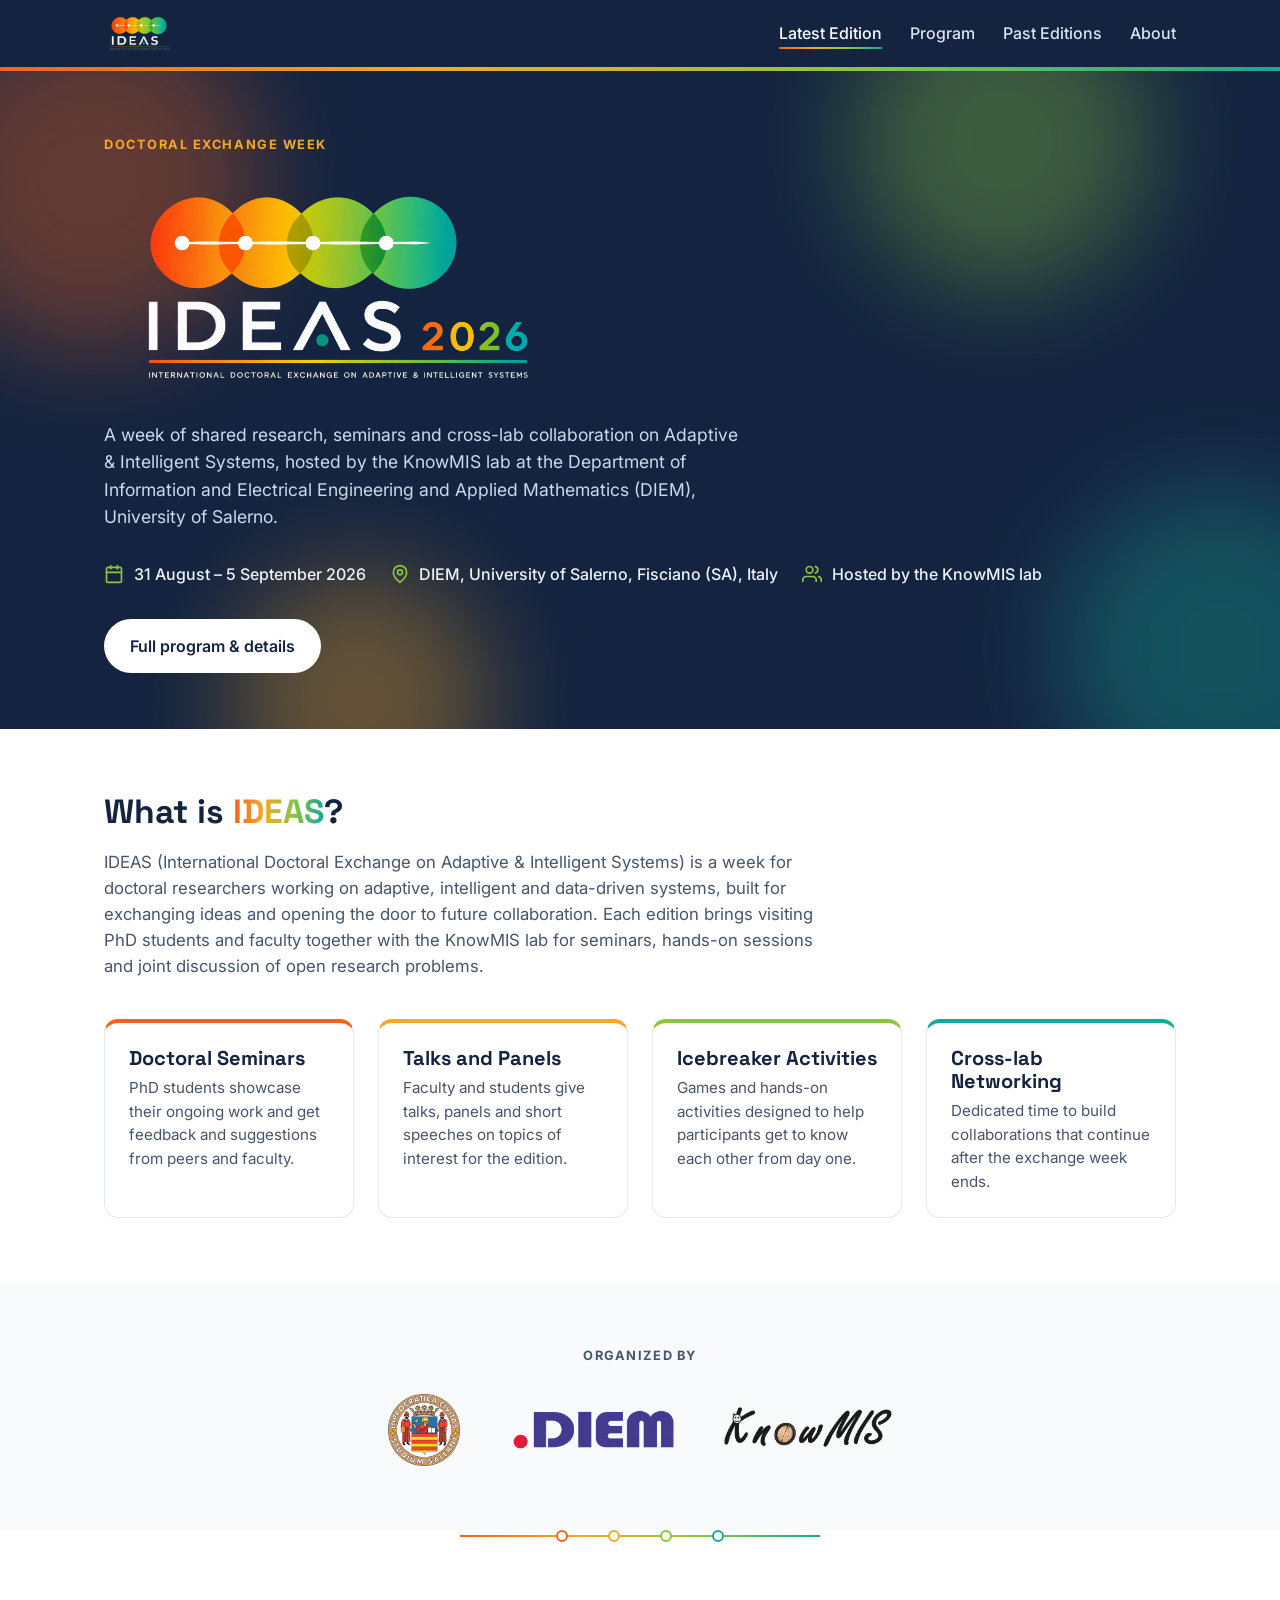
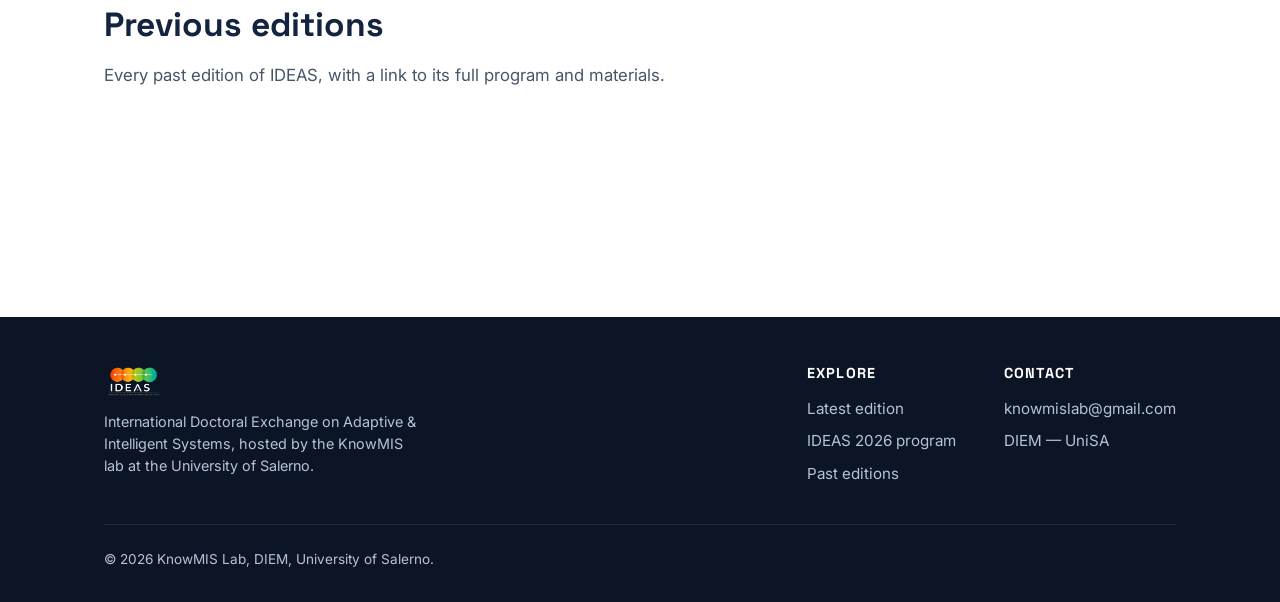
<file: index.html>
<!DOCTYPE html>
<html lang="en">
<head>
<meta charset="UTF-8">
<meta name="viewport" content="width=device-width, initial-scale=1.0">
<title>IDEAS — International Doctoral Exchange on Adaptive &amp; Intelligent Systems</title>
<meta name="description" content="IDEAS is a doctoral exchange week on Adaptive &amp; Intelligent Systems, organized by the KnowMIS lab at the University of Salerno (DIEM).">
<meta property="og:title" content="IDEAS — International Doctoral Exchange on Adaptive &amp; Intelligent Systems">
<meta property="og:description" content="A doctoral exchange week hosted by KnowMIS @ University of Salerno (DIEM).">
<meta property="og:image" content="public/logos/ideas_logo_whitebg.png">
<link rel="icon" type="image/png" href="public/ideas_icon.png">
<link rel="preconnect" href="https://fonts.googleapis.com">
<link rel="preconnect" href="https://fonts.gstatic.com" crossorigin>
<link href="https://fonts.googleapis.com/css2?family=Inter:wght@400;500;600;700&family=Space+Grotesk:wght@500;600;700&display=swap" rel="stylesheet">
<link rel="stylesheet" href="assets/css/style.css">
</head>
<body>
<a class="skip-link" href="#main">Skip to content</a>

<header class="site-header">
  <div class="container">
    <a class="brand" href="index.html">
      <img src="public/logos/ideas_logo_light_nobg.png" alt="IDEAS — International Doctoral Exchange on Adaptive &amp; Intelligent Systems">
    </a>
    <nav class="site-nav" aria-label="Primary">
      <ul>
        <li><a href="#latest" class="active">Latest Edition</a></li>
        <li><a href="editions/2026.html">Program</a></li>
        <li><a href="#past">Past Editions</a></li>
        <li><a href="#about">About</a></li>
      </ul>
    </nav>
    <details class="nav-toggle">
      <summary>Menu</summary>
      <ul class="mobile-menu">
        <li><a href="#latest">Latest Edition</a></li>
        <li><a href="editions/2026.html">Program</a></li>
        <li><a href="#past">Past Editions</a></li>
        <li><a href="#about">About</a></li>
      </ul>
    </details>
  </div>
</header>

<main id="main">

  <section class="hero" id="latest">
    <div class="hero-orbits" aria-hidden="true">
      <span class="orbit"></span><span class="orbit"></span><span class="orbit"></span><span class="orbit"></span>
    </div>
    <div class="container">
      <p class="eyebrow">Doctoral Exchange Week</p>
      <img class="logo-lockup" src="public/logos/ideas_2026_logo_light_nobg.png" alt="IDEAS 2026">
      <p class="lead">A week of shared research, seminars and cross-lab collaboration on Adaptive &amp; Intelligent Systems, hosted by the KnowMIS lab at the Department of Information and Electrical Engineering and Applied Mathematics (DIEM), University of Salerno.</p>
      <ul class="facts">
        <li>
          <svg viewBox="0 0 24 24" fill="none" stroke-width="2" stroke-linecap="round" stroke-linejoin="round"><rect x="3" y="4" width="18" height="18" rx="2"/><path d="M16 2v4M8 2v4M3 10h18"/></svg>
          31 August – 5 September 2026
        </li>
        <li>
          <svg viewBox="0 0 24 24" fill="none" stroke-width="2" stroke-linecap="round" stroke-linejoin="round"><path d="M20 10c0 6-8 12-8 12s-8-6-8-12a8 8 0 0 1 16 0Z"/><circle cx="12" cy="10" r="3"/></svg>
          DIEM, University of Salerno, Fisciano (SA), Italy
        </li>
        <li>
          <svg viewBox="0 0 24 24" fill="none" stroke-width="2" stroke-linecap="round" stroke-linejoin="round"><path d="M17 21v-2a4 4 0 0 0-4-4H5a4 4 0 0 0-4 4v2"/><circle cx="9" cy="7" r="4"/><path d="M23 21v-2a4 4 0 0 0-3-3.87M16 3.13a4 4 0 0 1 0 7.75"/></svg>
          Hosted by the KnowMIS lab
        </li>
      </ul>
      <div class="cta-row">
        <a class="btn btn-primary" href="editions/2026.html">Full program &amp; details</a>
      </div>
    </div>
  </section>

  <section class="section" id="about">
    <div class="container">
      <div class="section-head reveal">
        <h2>What is <span class="gradient-text">IDEAS</span>?</h2>
        <p>IDEAS (International Doctoral Exchange on Adaptive &amp; Intelligent Systems) is a week for doctoral researchers working on adaptive, intelligent and data-driven systems, built for exchanging ideas and opening the door to future collaboration. Each edition brings visiting PhD students and faculty together with the KnowMIS lab for seminars, hands-on sessions and joint discussion of open research problems.</p>
      </div>
      <div class="grid-4 reveal-group">
        <div class="card reveal">
          <h3>Doctoral Seminars</h3>
          <p>PhD students showcase their ongoing work and get feedback and suggestions from peers and faculty.</p>
        </div>
        <div class="card reveal">
          <h3>Talks and Panels</h3>
          <p>Faculty and students give talks, panels and short speeches on topics of interest for the edition.</p>
        </div>
        <div class="card reveal">
          <h3>Icebreaker Activities</h3>
          <p>Games and hands-on activities designed to help participants get to know each other from day one.</p>
        </div>
        <div class="card reveal">
          <h3>Cross-lab Networking</h3>
          <p>Dedicated time to build collaborations that continue after the exchange week ends.</p>
        </div>
      </div>
    </div>
  </section>

  <section class="section section-alt organizers">
    <div class="container reveal">
      <p class="label">Organized by</p>
      <div class="logo-row">
        <a href="https://www.unisa.it/" target="_blank" rel="noopener">
          <img src="public/logos/universita-degli-studi-di-salerno-unisa-seeklogo.png" alt="University of Salerno" class="tall">
        </a>
        <a href="https://www.diem.unisa.it/" target="_blank" rel="noopener">
          <img src="public/logos/diem_upscaled_nobg.png" alt="DIEM — Department of Information Engineering, Electrical Engineering and Applied Mathematics">
        </a>
        <a href="https://www.diem.unisa.it/dipartimento/strutture?id=4" target="_blank" rel="noopener">
          <img src="public/logos/knowmis_logo_upscaled_nobg.png" alt="KnowMIS Lab">
        </a>
      </div>
    </div>
  </section>

  <div class="motif-divider" aria-hidden="true"><span></span><span></span><span></span><span></span></div>

  <section class="section" id="past">
    <div class="container">
      <div class="section-head reveal">
        <h2>Previous editions</h2>
        <p>Every past edition of IDEAS, with a link to its full program and materials.</p>
      </div>

      <!-- No past editions yet. When a new edition ends, replace this empty-state
           with an .edition-list grid of .card entries (see editions/2026.html
           for the page template to copy for each new year). -->
      <div class="empty-state reveal">
        <p>Past editions will be listed here once they take place.</p>
      </div>
    </div>
  </section>

</main>

<footer class="site-footer">
  <div class="container">
    <div class="footer-top">
      <div class="footer-brand">
        <img src="public/logos/ideas_logo_light_nobg.png" alt="IDEAS">
        <p>International Doctoral Exchange on Adaptive &amp; Intelligent Systems, hosted by the KnowMIS lab at the University of Salerno.</p>
      </div>
      <div class="footer-cols">
        <div>
          <h4>Explore</h4>
          <ul class="footer-links">
            <li><a href="index.html#latest">Latest edition</a></li>
            <li><a href="editions/2026.html">IDEAS 2026 program</a></li>
            <li><a href="index.html#past">Past editions</a></li>
          </ul>
        </div>
        <div>
          <h4>Contact</h4>
          <ul class="footer-links">
            <li><a href="mailto:knowmislab@gmail.com">knowmislab@gmail.com</a></li>
            <li><a href="https://www.diem.unisa.it" target="_blank" rel="noopener">DIEM — UniSA</a></li>
          </ul>
        </div>
      </div>
    </div>
    <div class="footer-bottom">
      <span>&copy; 2026 KnowMIS Lab, DIEM, University of Salerno.</span>
    </div>
  </div>
</footer>

<script src="assets/js/reveal.js" defer></script>
</body>
</html>
</file>
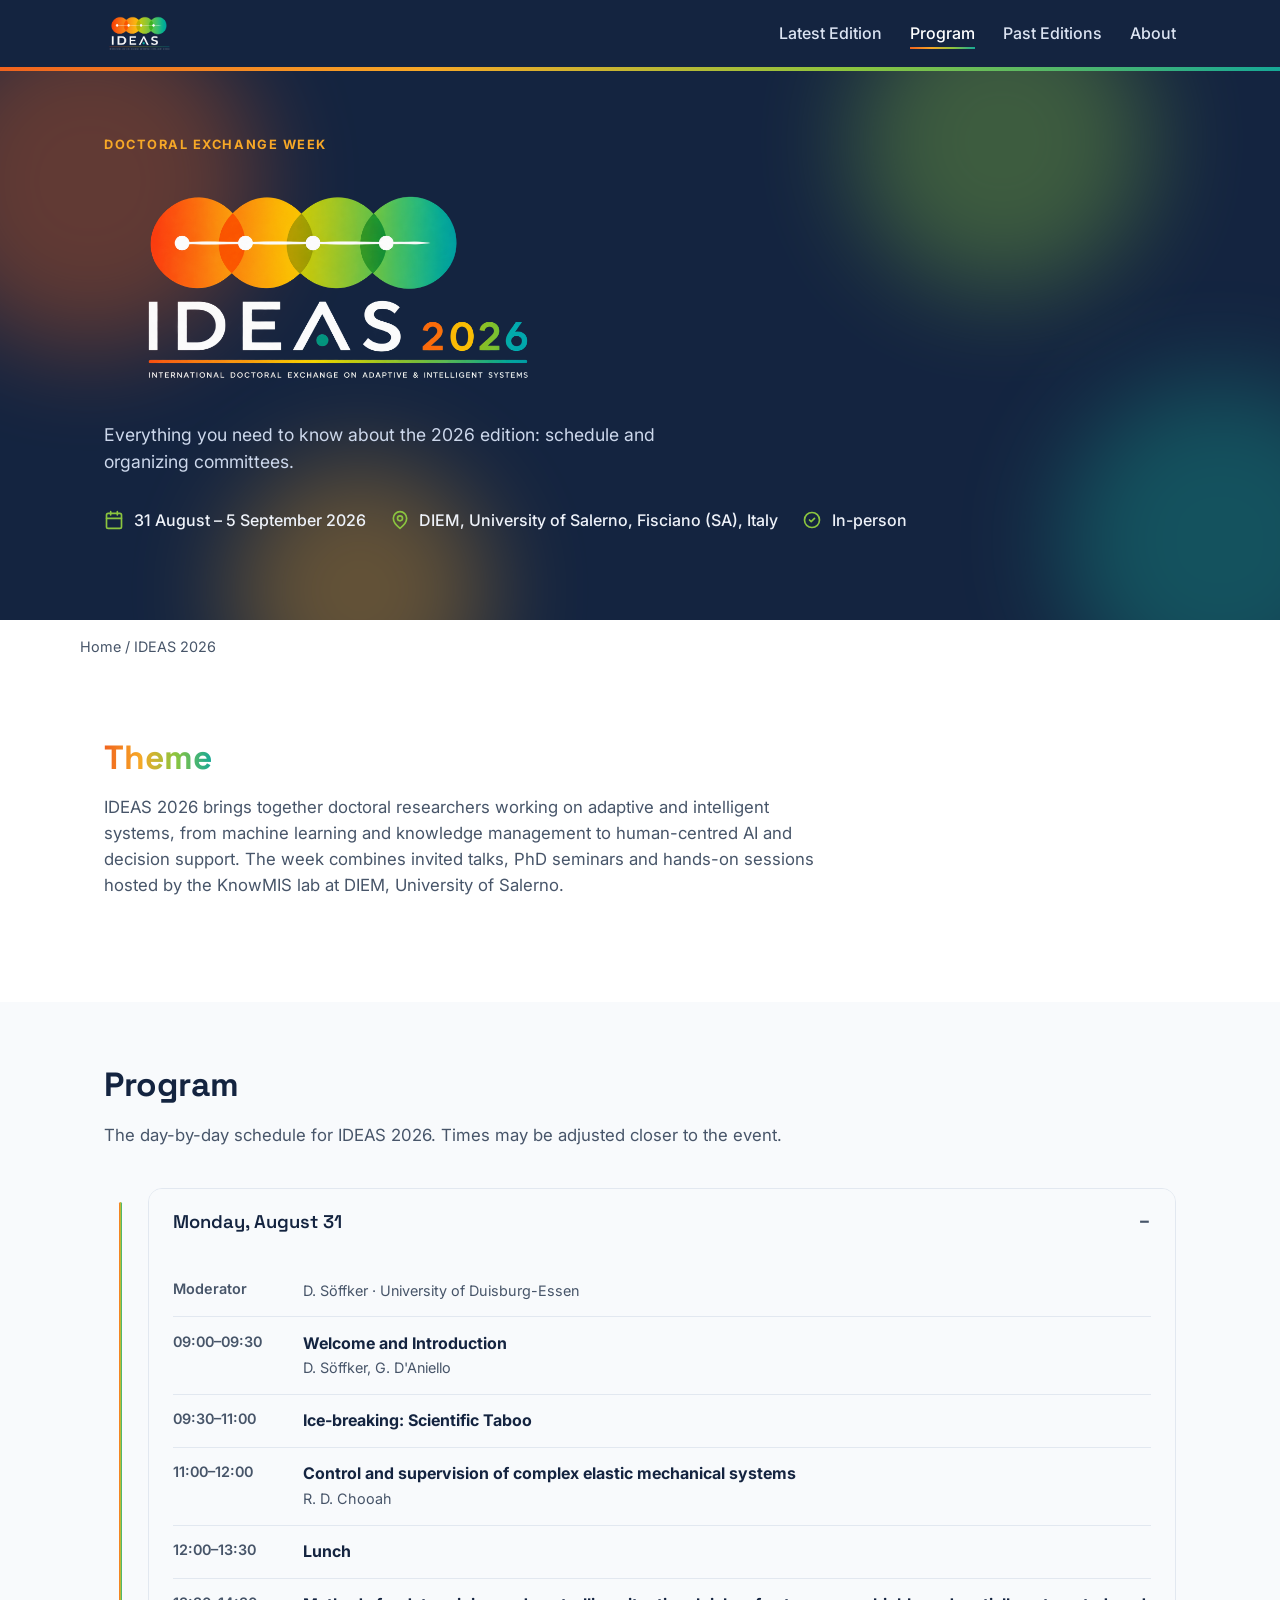
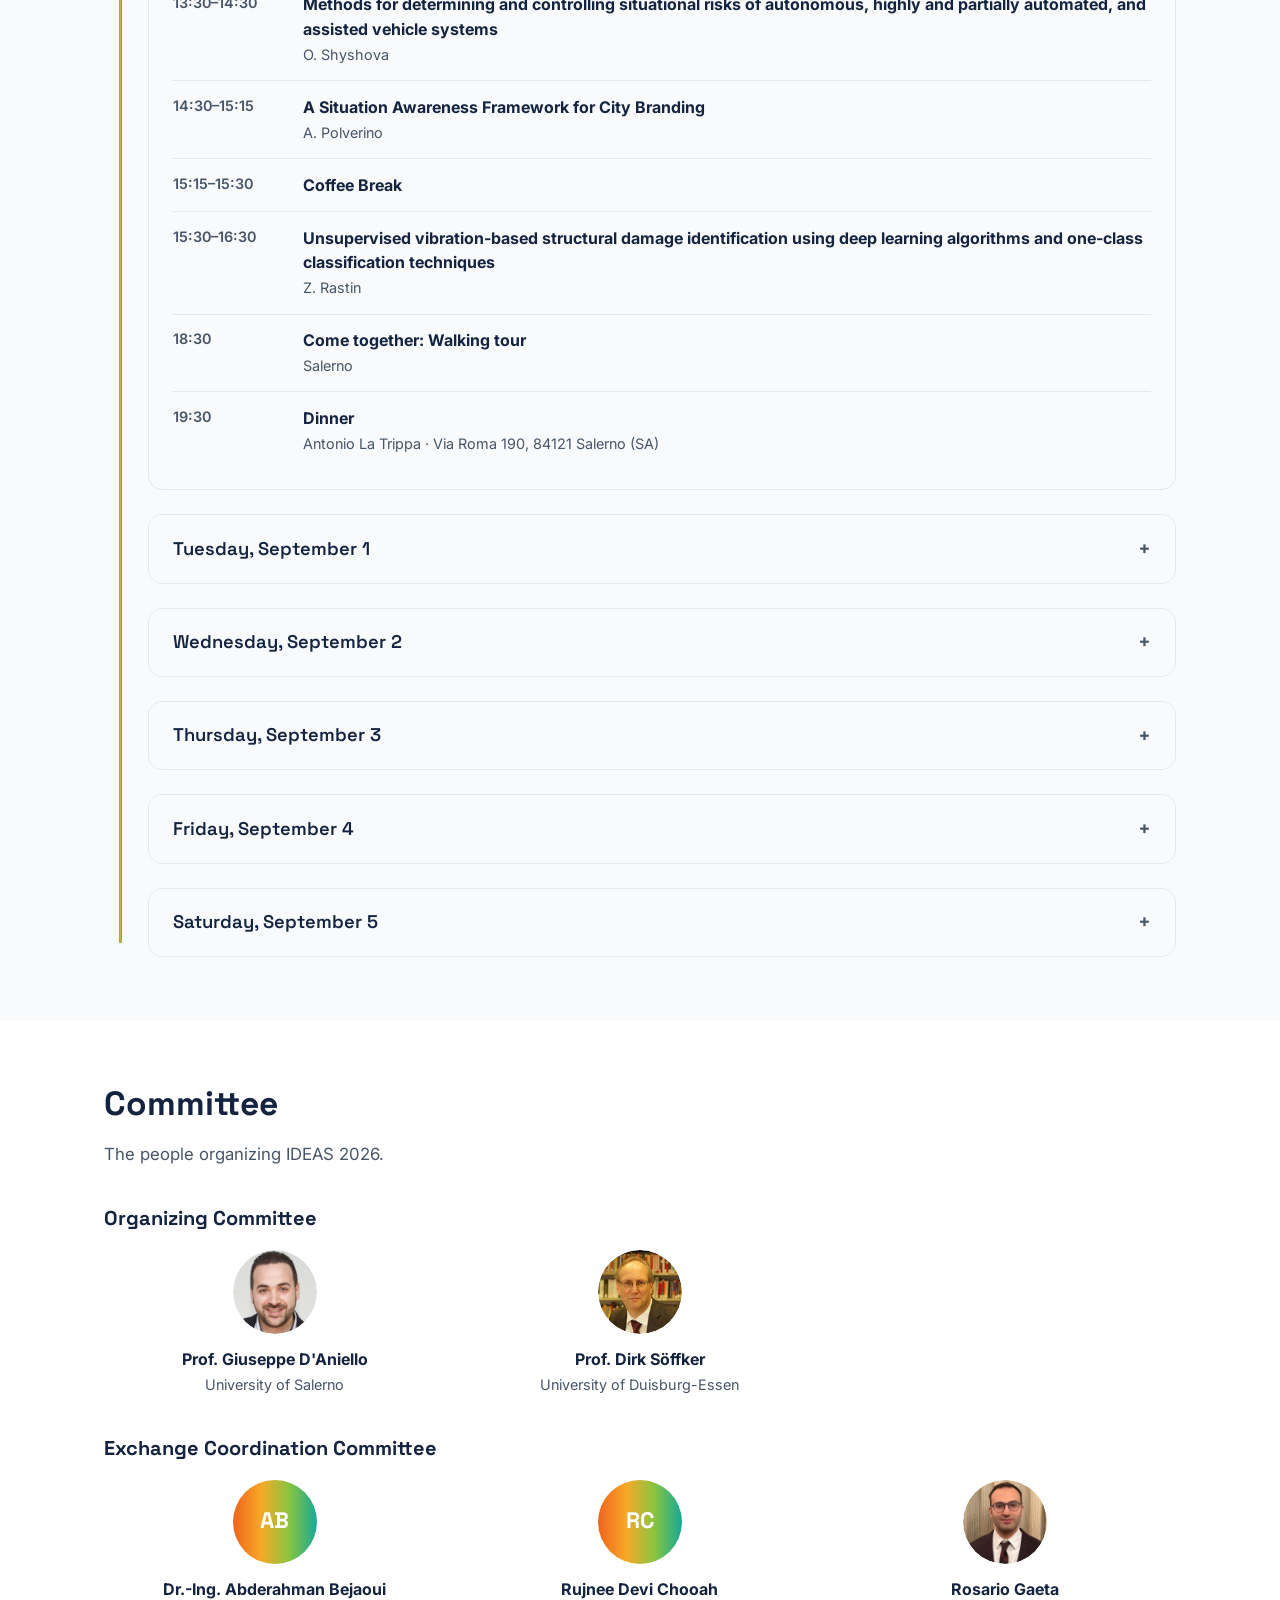
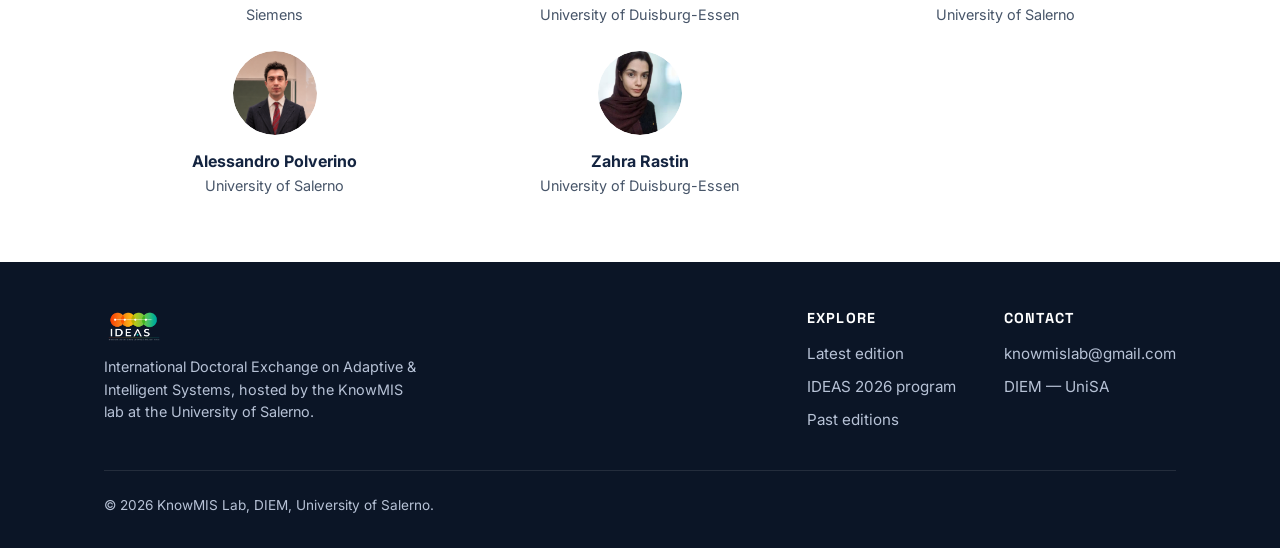
<file: editions/2026.html>
<!DOCTYPE html>
<html lang="en">
<head>
<meta charset="UTF-8">
<meta name="viewport" content="width=device-width, initial-scale=1.0">
<title>IDEAS 2026 — Program &amp; Details</title>
<meta name="description" content="Full program and details for IDEAS 2026, the doctoral exchange week on Adaptive &amp; Intelligent Systems hosted by KnowMIS @ University of Salerno.">
<meta property="og:title" content="IDEAS 2026 — Program &amp; Details">
<meta property="og:image" content="../public/logos/ideas_2026_logo_whitebg.png">
<link rel="icon" type="image/png" href="../public/ideas_icon.png">
<link rel="preconnect" href="https://fonts.googleapis.com">
<link rel="preconnect" href="https://fonts.gstatic.com" crossorigin>
<link href="https://fonts.googleapis.com/css2?family=Inter:wght@400;500;600;700&family=Space+Grotesk:wght@500;600;700&display=swap" rel="stylesheet">
<link rel="stylesheet" href="../assets/css/style.css">
</head>
<body>
<a class="skip-link" href="#main">Skip to content</a>

<header class="site-header">
  <div class="container">
    <a class="brand" href="../index.html">
      <img src="../public/logos/ideas_logo_light_nobg.png" alt="IDEAS — International Doctoral Exchange on Adaptive &amp; Intelligent Systems">
    </a>
    <nav class="site-nav" aria-label="Primary">
      <ul>
        <li><a href="../index.html#latest">Latest Edition</a></li>
        <li><a href="2026.html" class="active">Program</a></li>
        <li><a href="../index.html#past">Past Editions</a></li>
        <li><a href="../index.html#about">About</a></li>
      </ul>
    </nav>
    <details class="nav-toggle">
      <summary>Menu</summary>
      <ul class="mobile-menu">
        <li><a href="../index.html#latest">Latest Edition</a></li>
        <li><a href="2026.html">Program</a></li>
        <li><a href="../index.html#past">Past Editions</a></li>
        <li><a href="../index.html#about">About</a></li>
      </ul>
    </details>
  </div>
</header>

<main id="main">

  <section class="hero">
    <div class="hero-orbits" aria-hidden="true">
      <span class="orbit"></span><span class="orbit"></span><span class="orbit"></span><span class="orbit"></span>
    </div>
    <div class="container">
      <p class="eyebrow">Doctoral Exchange Week</p>
      <img class="logo-lockup" src="../public/logos/ideas_2026_logo_light_nobg.png" alt="IDEAS 2026">
      <p class="lead">Everything you need to know about the 2026 edition: schedule and organizing committees.</p>
      <ul class="facts">
        <li>
          <svg viewBox="0 0 24 24" fill="none" stroke-width="2" stroke-linecap="round" stroke-linejoin="round"><rect x="3" y="4" width="18" height="18" rx="2"/><path d="M16 2v4M8 2v4M3 10h18"/></svg>
          31 August – 5 September 2026
        </li>
        <li>
          <svg viewBox="0 0 24 24" fill="none" stroke-width="2" stroke-linecap="round" stroke-linejoin="round"><path d="M20 10c0 6-8 12-8 12s-8-6-8-12a8 8 0 0 1 16 0Z"/><circle cx="12" cy="10" r="3"/></svg>
          DIEM, University of Salerno, Fisciano (SA), Italy
        </li>
        <li>
          <svg viewBox="0 0 24 24" fill="none" stroke-width="2" stroke-linecap="round" stroke-linejoin="round"><path d="M9 12l2 2 4-4M21 12a9 9 0 1 1-18 0 9 9 0 0 1 18 0Z"/></svg>
          In-person
        </li>
      </ul>
    </div>
  </section>

  <div class="container breadcrumb">
    <a href="../index.html">Home</a> / IDEAS 2026
  </div>

  <section class="section" id="theme">
    <div class="container">
      <div class="section-head reveal">
        <h2><span class="gradient-text">Theme</span></h2>
        <p>IDEAS 2026 brings together doctoral researchers working on adaptive and intelligent systems, from machine learning and knowledge management to human-centred AI and decision support. The week combines invited talks, PhD seminars and hands-on sessions hosted by the KnowMIS lab at DIEM, University of Salerno.</p>
      </div>
    </div>
  </section>

  <section class="section section-alt" id="program">
    <div class="container">
      <div class="section-head reveal">
        <h2>Program</h2>
        <p>The day-by-day schedule for IDEAS 2026. Times may be adjusted closer to the event.</p>
      </div>

      <div class="timeline">
        <details class="timeline-day" open>
          <summary>Monday, August 31</summary>
          <div class="timeline-slots">
            <div class="slot">
              <time>Moderator</time>
              <div class="what"><span>D. Söffker · University of Duisburg-Essen</span></div>
            </div>
            <div class="slot">
              <time>09:00–09:30</time>
              <div class="what"><strong>Welcome and Introduction</strong><span>D. Söffker, G. D'Aniello</span></div>
            </div>
            <div class="slot">
              <time>09:30–11:00</time>
              <div class="what"><strong>Ice-breaking: Scientific Taboo</strong></div>
            </div>
            <div class="slot">
              <time>11:00–12:00</time>
              <div class="what"><strong>Control and supervision of complex elastic mechanical systems</strong><span>R. D. Chooah</span></div>
            </div>
            <div class="slot">
              <time>12:00–13:30</time>
              <div class="what"><strong>Lunch</strong></div>
            </div>
            <div class="slot">
              <time>13:30–14:30</time>
              <div class="what"><strong>Methods for determining and controlling situational risks of autonomous, highly and partially automated, and assisted vehicle systems</strong><span>O. Shyshova</span></div>
            </div>
            <div class="slot">
              <time>14:30–15:15</time>
              <div class="what"><strong>A Situation Awareness Framework for City Branding</strong><span>A. Polverino</span></div>
            </div>
            <div class="slot">
              <time>15:15–15:30</time>
              <div class="what"><strong>Coffee Break</strong></div>
            </div>
            <div class="slot">
              <time>15:30–16:30</time>
              <div class="what"><strong>Unsupervised vibration-based structural damage identification using deep learning algorithms and one-class classification techniques</strong><span>Z. Rastin</span></div>
            </div>
            <div class="slot">
              <time>18:30</time>
              <div class="what"><strong>Come together: Walking tour</strong><span>Salerno</span></div>
            </div>
            <div class="slot">
              <time>19:30</time>
              <div class="what"><strong>Dinner</strong><span>Antonio La Trippa · Via Roma 190, 84121 Salerno (SA)</span></div>
            </div>
          </div>
        </details>

        <details class="timeline-day">
          <summary>Tuesday, September 1</summary>
          <div class="timeline-slots">
            <div class="slot">
              <time>Moderator</time>
              <div class="what"><span>A. Bejaoui · Siemens</span></div>
            </div>
            <div class="slot">
              <time>09:00–10:00</time>
              <div class="what"><strong>Intelligent energy management system for consumption and renewable energy production using MPC models, machine learning and forecasting methods</strong><span>I. Benrabia</span></div>
            </div>
            <div class="slot">
              <time>10:00–10:45</time>
              <div class="what"><strong>Cyber-Physical-Social System (CPSS) to Support Situation Awareness in AI-augmented Journalism</strong><span>R. Gaeta</span></div>
            </div>
            <div class="slot">
              <time>10:45–11:00</time>
              <div class="what"><strong>Break</strong></div>
            </div>
            <div class="slot">
              <time>11:00–12:00</time>
              <div class="what"><strong>Modern methods in control and automation</strong><span>M. Szkatula</span></div>
            </div>
            <div class="slot">
              <time>12:00–13:00</time>
              <div class="what"><strong>Lunch</strong></div>
            </div>
            <div class="slot">
              <time>13:00–14:00</time>
              <div class="what"><strong>Bus from Fisciano to Salerno Train Station</strong></div>
            </div>
            <div class="slot">
              <time>14:00</time>
              <div class="what"><strong>Train to Naples</strong></div>
            </div>
            <div class="slot">
              <time>15:00–20:00</time>
              <div class="what"><strong>Social event I: Tour Naples Historic Center + Pizza</strong></div>
            </div>
            <div class="slot">
              <time>20:00–21:00</time>
              <div class="what"><strong>Train to Salerno</strong></div>
            </div>
          </div>
        </details>

        <details class="timeline-day">
          <summary>Wednesday, September 2</summary>
          <div class="timeline-slots">
            <div class="slot">
              <time>Moderator</time>
              <div class="what"><span>I. Benrabia · University of Duisburg-Essen</span></div>
            </div>
            <div class="slot">
              <time>09:00–10:00</time>
              <div class="what"><strong>Algorithms for robust positioning and tracking</strong><span>N. S. Thind</span></div>
            </div>
            <div class="slot">
              <time>10:00–10:45</time>
              <div class="what"><strong>Probabilistic PV Forecasting for Industrial Energy Decisions</strong><span>M. Zarei</span></div>
            </div>
            <div class="slot">
              <time>10:45–11:00</time>
              <div class="what"><strong>Break</strong></div>
            </div>
            <div class="slot">
              <time>11:00–12:00</time>
              <div class="what"><strong>Machine learning-based modeling of consolidated bioprocessing for bioproducts</strong><span>M. Yeboah</span></div>
            </div>
            <div class="slot">
              <time>12:00–13:30</time>
              <div class="what"><strong>Lunch</strong></div>
            </div>
            <div class="slot">
              <time>13:30–14:15</time>
              <div class="what"><strong>Situation Awareness for Trustworthy Recommender Systems</strong><span>L. Aliberti</span></div>
            </div>
            <div class="slot">
              <time>14:15–15:00</time>
              <div class="what"><strong>A Hybrid Deep Learning (LSTM) and Metaheuristic Optimization (GA) Framework for Grid-Connected Photovoltaic-Battery Energy Storage Smart Energy Management</strong><span>M. Yousefzadeh Paein Roud Poshti</span></div>
            </div>
            <div class="slot">
              <time>15:15–15:30</time>
              <div class="what"><strong>Break</strong></div>
            </div>
            <div class="slot">
              <time>15:30–16:30</time>
              <div class="what"><strong>Exploring AI in Research: Experiences and Open Discussion</strong><span>Moderators: D'Aniello, Söffker</span></div>
            </div>
          </div>
        </details>

        <details class="timeline-day">
          <summary>Thursday, September 3</summary>
          <div class="timeline-slots">
            <div class="slot">
              <time>Moderator</time>
              <div class="what"><span>R. Gaeta · University of Salerno</span></div>
            </div>
            <div class="slot">
              <time>09:00–10:00</time>
              <div class="what"><strong>Machine learning-based Structural Health Monitoring using Acoustic Emission</strong><span>J. Liebeton</span></div>
            </div>
            <div class="slot">
              <time>10:00–10:45</time>
              <div class="what"><strong>Physiological Monitoring of Situation Awareness for Adaptive Human&ndash;System Interaction</strong><span>M. Della Corte</span></div>
            </div>
            <div class="slot">
              <time>10:45–11:00</time>
              <div class="what"><strong>Break</strong></div>
            </div>
            <div class="slot">
              <time>11:00–12:00</time>
              <div class="what"><strong>Enhancing wind turbine control through digital twin and reinforcement learning</strong><span>R. Al Gburi</span></div>
            </div>
            <div class="slot">
              <time>12:00–13:30</time>
              <div class="what"><strong>Lunch</strong></div>
            </div>
            <div class="slot">
              <time>13:30–14:30</time>
              <div class="what"><strong>Bus to Salerno Concordia</strong></div>
            </div>
            <div class="slot">
              <time>15:00–16:00</time>
              <div class="what"><strong>Ferry to Amalfi</strong></div>
            </div>
            <div class="slot">
              <time>16:00–19:00</time>
              <div class="what"><strong>Social event II: Amalfi Tour</strong></div>
            </div>
            <div class="slot">
              <time>19:00–20:00</time>
              <div class="what"><strong>Ferry to Salerno</strong></div>
            </div>
          </div>
        </details>

        <details class="timeline-day">
          <summary>Friday, September 4</summary>
          <div class="timeline-slots">
            <div class="slot">
              <time>Moderator</time>
              <div class="what"><span>G. D'Aniello · University of Salerno</span></div>
            </div>
            <div class="slot">
              <time>09:00–10:00</time>
              <div class="what"><strong>Prediction of the driving behavior of inland vessels by means of machine learning</strong><span>K. Donandt</span></div>
            </div>
            <div class="slot">
              <time>10:00–10:45</time>
              <div class="what"><strong>CONSALE: A Goal-Driven Framework for Situation-Aware Adaptive Microlearning</strong><span>R. Falcone, C. Murati</span></div>
            </div>
            <div class="slot">
              <time>10:45–11:00</time>
              <div class="what"><strong>Break</strong></div>
            </div>
            <div class="slot">
              <time>11:00–12:00</time>
              <div class="what"><strong>The combination of model-free with model-based control</strong><span>S. Salighe</span></div>
            </div>
            <div class="slot">
              <time>12:00–13:30</time>
              <div class="what"><strong>Lunch + Group Photo</strong></div>
            </div>
            <div class="slot">
              <time>13:30–15:30</time>
              <div class="what"><strong>Teamworking: Paper Construction</strong></div>
            </div>
          </div>
        </details>

        <details class="timeline-day">
          <summary>Saturday, September 5</summary>
          <div class="timeline-slots">
            <div class="slot">
              <time>09:00–18:00</time>
              <div class="what"><strong>Full-Day Academic and Collaborative Outdoor Retreat</strong><span>Sentiero degli Dei (Path of the Gods)</span></div>
            </div>
          </div>
        </details>
      </div>
    </div>
  </section>

  <section class="section" id="committee">
    <div class="container">
      <div class="section-head reveal">
        <h2>Committee</h2>
        <p>The people organizing IDEAS 2026.</p>
      </div>
      <div class="committee-group reveal">
        <h3>Organizing Committee</h3>
        <div class="people-grid reveal-group">
          <div class="person reveal">
            <div class="avatar avatar-photo"><img src="../public/knowmis/giuseppe-daniello.jpg" alt="Giuseppe D'Aniello"></div>
            <strong>Prof. Giuseppe D'Aniello</strong>
            <span>University of Salerno</span>
          </div>
          <div class="person reveal">
            <div class="avatar avatar-photo"><img src="../public/2026-edition/Dirk-Soeffker.jpg" alt="Dirk Söffker"></div>
            <strong>Prof. Dirk Söffker</strong>
            <span>University of Duisburg-Essen</span>
          </div>
        </div>
      </div>
      <div class="committee-group reveal">
        <h3>Exchange Coordination Committee</h3>
        <div class="people-grid reveal-group">
          <div class="person reveal">
            <div class="avatar">AB</div>
            <strong>Dr.-Ing. Abderahman Bejaoui</strong>
            <span>Siemens</span>
          </div>
          <div class="person reveal">
            <div class="avatar">RC</div>
            <strong>Rujnee Devi Chooah</strong>
            <span>University of Duisburg-Essen</span>
          </div>
          <div class="person reveal">
            <div class="avatar avatar-photo"><img src="../public/knowmis/rosario-gaeta.png" alt="Rosario Gaeta"></div>
            <strong>Rosario Gaeta</strong>
            <span>University of Salerno</span>
          </div>
          <div class="person reveal">
            <div class="avatar avatar-photo"><img src="../public/knowmis/alessandro-polverino.png" alt="Alessandro Polverino"></div>
            <strong>Alessandro Polverino</strong>
            <span>University of Salerno</span>
          </div>
          <div class="person reveal">
            <div class="avatar avatar-photo"><img src="../public/2026-edition/Zahra-Rastin.jpg" alt="Zahra Rastin"></div>
            <strong>Zahra Rastin</strong>
            <span>University of Duisburg-Essen</span>
          </div>
        </div>
      </div>
    </div>
  </section>

</main>

<footer class="site-footer">
  <div class="container">
    <div class="footer-top">
      <div class="footer-brand">
        <img src="../public/logos/ideas_logo_light_nobg.png" alt="IDEAS">
        <p>International Doctoral Exchange on Adaptive &amp; Intelligent Systems, hosted by the KnowMIS lab at the University of Salerno.</p>
      </div>
      <div class="footer-cols">
        <div>
          <h4>Explore</h4>
          <ul class="footer-links">
            <li><a href="../index.html#latest">Latest edition</a></li>
            <li><a href="2026.html">IDEAS 2026 program</a></li>
            <li><a href="../index.html#past">Past editions</a></li>
          </ul>
        </div>
        <div>
          <h4>Contact</h4>
          <ul class="footer-links">
            <li><a href="mailto:knowmislab@gmail.com">knowmislab@gmail.com</a></li>
            <li><a href="https://www.diem.unisa.it" target="_blank" rel="noopener">DIEM — UniSA</a></li>
          </ul>
        </div>
      </div>
    </div>
    <div class="footer-bottom">
      <span>&copy; 2026 KnowMIS Lab, DIEM, University of Salerno.</span>
    </div>
  </div>
</footer>

<script src="../assets/js/reveal.js" defer></script>

</body>
</html>
</file>
<file: assets/css/style.css>
/* IDEAS — International Doctoral Exchange on Adaptive & Intelligent Systems
   Palette derived from the IDEAS logo (orange -> amber -> lime -> teal, navy wordmark). */

:root {
  --navy: #142440;
  --navy-deep: #0b1526;
  --orange: #f0631e;
  --amber: #f7a827;
  --lime: #8bc53f;
  --teal: #16a897;
  --gradient: linear-gradient(90deg, var(--orange), var(--amber), var(--lime), var(--teal));

  --ink: #16233b;
  --muted: #475569;
  --border: #e2e8f0;
  --paper: #ffffff;
  --bg-alt: #f8fafc;

  --font-head: "Space Grotesk", "Segoe UI", sans-serif;
  --font-body: "Inter", "Segoe UI", sans-serif;

  --radius: 14px;
  --container: 1120px;
}

* { box-sizing: border-box; }

html { scroll-behavior: smooth; }
@media (prefers-reduced-motion: reduce) {
  html { scroll-behavior: auto; }
  * { transition-duration: 0.01ms !important; animation-duration: 0.01ms !important; }
}

body {
  margin: 0;
  font-family: var(--font-body);
  color: var(--ink);
  background: var(--paper);
  line-height: 1.55;
  font-size: 16px;
}

h1, h2, h3, h4 { font-family: var(--font-head); color: var(--navy); line-height: 1.15; margin: 0 0 0.5em; }
h1 { font-size: clamp(2rem, 4.5vw, 3.2rem); }
h2 { font-size: clamp(1.5rem, 3vw, 2.1rem); }
h3 { font-size: 1.25rem; }
p { margin: 0 0 1em; }
a { color: var(--teal); }
a:focus-visible, button:focus-visible, summary:focus-visible { outline: 3px solid var(--amber); outline-offset: 2px; }

img { max-width: 100%; display: block; }

.container { width: 100%; max-width: var(--container); margin: 0 auto; padding: 0 1.5rem; }

.skip-link {
  position: absolute; left: -9999px; top: 0; z-index: 100;
  background: var(--navy); color: #fff; padding: 0.75rem 1.25rem; border-radius: 0 0 8px 0;
}
.skip-link:focus { left: 0; }

/* Header */
.site-header {
  background: var(--navy);
  border-bottom: 4px solid transparent;
  border-image: var(--gradient) 1;
  position: relative;
  z-index: 50;
}
.site-header .container {
  position: relative;
  display: flex; align-items: center; justify-content: space-between;
  padding-top: 0.85rem; padding-bottom: 0.85rem; gap: 1rem;
}
.brand { display: flex; align-items: center; gap: 0.6rem; text-decoration: none; }
.brand img { height: 40px; width: auto; }
.brand-text { color: #fff; font-family: var(--font-head); font-weight: 600; font-size: 1.05rem; }

.site-nav { display: none; }
.site-nav ul { list-style: none; display: flex; gap: 1.75rem; margin: 0; padding: 0; }
.site-nav a { position: relative; color: #dce4f2; text-decoration: none; font-weight: 500; padding-bottom: 4px; }
.site-nav a::after {
  content: ""; position: absolute; left: 0; right: 0; bottom: -2px; height: 2px;
  background: var(--gradient); transform: scaleX(0); transform-origin: left; transition: transform 0.25s ease;
}
.site-nav a:hover, .site-nav a.active { color: #fff; }
.site-nav a:hover::after, .site-nav a.active::after { transform: scaleX(1); }

.nav-toggle { display: block; }
.nav-toggle > summary {
  list-style: none; cursor: pointer; color: #fff; font-weight: 600;
  padding: 0.5rem 0.75rem; border: 1px solid rgba(255,255,255,0.35); border-radius: 8px;
  font-family: var(--font-body); font-size: 0.95rem;
}
.nav-toggle > summary::-webkit-details-marker { display: none; }
.nav-toggle[open] > summary { background: rgba(255,255,255,0.1); }
.nav-toggle .mobile-menu {
  list-style: none; margin: 0; padding: 1rem; background: var(--navy-deep);
  border-radius: 10px; position: absolute; top: calc(100% + 0.75rem); right: 0; left: 0;
  box-shadow: 0 16px 32px -12px rgba(0,0,0,0.5);
}
.nav-toggle .mobile-menu li + li { margin-top: 0.6rem; }
.nav-toggle .mobile-menu a { color: #dce4f2; text-decoration: none; font-weight: 500; }

@media (min-width: 800px) {
  .site-nav { display: block; }
  .nav-toggle { display: none; }
}

/* Buttons */
.btn {
  display: inline-flex; align-items: center; gap: 0.5rem;
  padding: 0.8rem 1.5rem; border-radius: 999px; font-weight: 600; text-decoration: none;
  font-size: 1rem; border: 2px solid transparent; cursor: pointer; transition: background 0.2s, color 0.2s, border-color 0.2s;
}
.btn-primary { background: #fff; color: var(--navy); }
.btn-primary:hover { background: var(--gradient); color: var(--navy-deep); }
.btn-ghost { border-color: rgba(255,255,255,0.6); color: #fff; }
.btn-ghost:hover { background: rgba(255,255,255,0.12); }
.btn-solid { background: var(--navy); color: #fff; }
.btn-solid:hover { background: var(--gradient); color: var(--navy-deep); }

/* Hero */
.hero {
  background: var(--navy);
  color: #fff;
  padding: 4rem 0 3.5rem;
  position: relative;
  overflow: hidden;
  isolation: isolate;
}
.hero .container { position: relative; z-index: 1; }

/* Decorative orbs echoing the IDEAS logo's overlapping circles */
.hero-orbits { position: absolute; inset: 0; z-index: 0; pointer-events: none; }
.hero-orbits .orbit {
  position: absolute; border-radius: 50%; filter: blur(50px); opacity: 0.35;
  animation: orbit-float 18s ease-in-out infinite;
}
.hero-orbits .orbit:nth-child(1) { width: 340px; height: 340px; left: -80px; top: -60px; background: var(--orange); }
.hero-orbits .orbit:nth-child(2) { width: 260px; height: 260px; left: 18%; bottom: -100px; background: var(--amber); animation-delay: -4s; }
.hero-orbits .orbit:nth-child(3) { width: 300px; height: 300px; right: 10%; top: -80px; background: var(--lime); animation-delay: -9s; }
.hero-orbits .orbit:nth-child(4) { width: 320px; height: 320px; right: -100px; bottom: -80px; background: var(--teal); animation-delay: -13s; }
@keyframes orbit-float {
  0%, 100% { transform: translate(0, 0) scale(1); }
  50% { transform: translate(20px, -18px) scale(1.06); }
}

.hero .eyebrow {
  text-transform: uppercase; letter-spacing: 0.12em; font-size: 0.8rem; font-weight: 700;
  color: var(--amber); margin-bottom: 1rem;
}
.hero .logo-lockup { width: 100%; max-width: 460px; margin-bottom: 1.25rem; }
.hero p.lead { max-width: 640px; color: #cdd8ec; font-size: 1.1rem; }
.hero .facts {
  display: flex; flex-wrap: wrap; gap: 1.5rem; margin: 2rem 0; padding: 0; list-style: none;
}
.hero .facts li { display: flex; align-items: center; gap: 0.6rem; color: #eef2f9; font-weight: 500; }
.hero .facts svg { flex: none; width: 20px; height: 20px; stroke: var(--lime); }
.hero .cta-row { display: flex; flex-wrap: wrap; gap: 1rem; }

/* Gradient accent text */
.gradient-text {
  background: var(--gradient); -webkit-background-clip: text; background-clip: text;
  color: transparent;
}

/* Dot-and-line motif divider, echoing the IDEAS logo */
.motif-divider {
  display: flex; justify-content: center; align-items: center; gap: 2.5rem;
  position: relative; padding: 0 1.5rem; margin: 0 auto; max-width: 360px;
}
.motif-divider::before {
  content: ""; position: absolute; left: 0; right: 0; top: 50%; height: 2px;
  background: var(--gradient); transform: translateY(-50%); z-index: 0;
}
.motif-divider span {
  position: relative; z-index: 1; width: 12px; height: 12px; border-radius: 50%;
  background: #fff; border: 2px solid var(--navy);
}
.motif-divider span:nth-child(1) { border-color: var(--orange); }
.motif-divider span:nth-child(2) { border-color: var(--amber); }
.motif-divider span:nth-child(3) { border-color: var(--lime); }
.motif-divider span:nth-child(4) { border-color: var(--teal); }

/* Scroll reveal: progressive enhancement, everything visible without JS */
.js .reveal { opacity: 0; transform: translateY(18px); transition: opacity 0.5s ease, transform 0.5s ease; }
.js .reveal.is-visible { opacity: 1; transform: none; }
.js .reveal-group .reveal:nth-child(2) { transition-delay: 0.08s; }
.js .reveal-group .reveal:nth-child(3) { transition-delay: 0.16s; }
.js .reveal-group .reveal:nth-child(4) { transition-delay: 0.24s; }

/* Sections */
.section { padding: 4rem 0; }
.section-alt { background: var(--bg-alt); }
.section-head { max-width: 720px; margin-bottom: 2.5rem; }
.section-head p { color: var(--muted); font-size: 1.05rem; }

/* Highlight cards */
.grid-4 { display: grid; gap: 1.5rem; grid-template-columns: 1fr; }
@media (min-width: 640px) { .grid-4 { grid-template-columns: repeat(2, 1fr); } }
@media (min-width: 1000px) { .grid-4 { grid-template-columns: repeat(4, 1fr); } }

.card {
  background: var(--paper); border: 1px solid var(--border); border-radius: var(--radius);
  padding: 1.5rem; border-top: 4px solid var(--accent, var(--teal));
  transition: transform 0.25s ease, box-shadow 0.25s ease;
}
.card:hover { transform: translateY(-4px); box-shadow: 0 16px 32px -20px rgba(20, 36, 64, 0.35); }
.card h3 { margin-bottom: 0.4rem; }
.card p { color: var(--muted); margin: 0; font-size: 0.95rem; }
.grid-4 .card:nth-child(4n+1) { --accent: var(--orange); }
.grid-4 .card:nth-child(4n+2) { --accent: var(--amber); }
.grid-4 .card:nth-child(4n+3) { --accent: var(--lime); }
.grid-4 .card:nth-child(4n+4) { --accent: var(--teal); }

/* Organizers strip */
.organizers { text-align: center; }
.organizers .label { text-transform: uppercase; letter-spacing: 0.1em; font-size: 0.8rem; font-weight: 700; color: var(--muted); margin-bottom: 1.75rem; }
.logo-row { display: flex; flex-wrap: wrap; justify-content: center; align-items: center; gap: 2.5rem 3rem; }
.logo-row a { display: flex; align-items: center; opacity: 0.9; transition: opacity 0.2s ease; }
.logo-row a:hover { opacity: 1; }
.logo-row img { height: 56px; width: auto; object-fit: contain; }
.logo-row img.tall { height: 72px; }

/* Latest edition callout */
.latest-card {
  display: grid; gap: 2rem; align-items: center;
  background: var(--paper); border: 1px solid var(--border); border-radius: var(--radius);
  padding: 2.5rem; position: relative; overflow: hidden;
}
.latest-card::before {
  content: ""; position: absolute; inset: 0 0 auto 0; height: 6px; background: var(--gradient);
}
@media (min-width: 860px) { .latest-card { grid-template-columns: 1.1fr 0.9fr; } }
.latest-card img.edition-logo { max-width: 340px; }
.latest-card .meta { display: flex; flex-wrap: wrap; gap: 0.75rem; margin-bottom: 1.25rem; }
.pill { background: var(--bg-alt); border: 1px solid var(--border); color: var(--navy); font-size: 0.85rem; font-weight: 600; padding: 0.35rem 0.85rem; border-radius: 999px; }

/* Past editions */
.edition-list { display: grid; gap: 1.5rem; grid-template-columns: 1fr; }
@media (min-width: 700px) { .edition-list { grid-template-columns: repeat(2, 1fr); } }
.edition-list .card { border-top-width: 4px; display: flex; flex-direction: column; gap: 0.5rem; }
.edition-list .card .year { font-family: var(--font-head); font-size: 1.4rem; color: var(--navy); }

.empty-state {
  border: 2px dashed var(--border); border-radius: var(--radius); padding: 2.5rem;
  text-align: center; color: var(--muted);
}
.empty-state strong { color: var(--navy); }

/* Program timeline (edition page) — a literal line-of-dots, echoing the IDEAS logo */
.timeline { position: relative; display: flex; flex-direction: column; gap: 1.5rem; padding-left: 2.75rem; }
.timeline::before {
  content: ""; position: absolute; left: 0.95rem; top: 0.9rem; bottom: 0.9rem; width: 3px;
  background: var(--gradient); border-radius: 2px;
}
.timeline-day { position: relative; border: 1px solid var(--border); border-radius: var(--radius); overflow: hidden; }
.timeline-day::before {
  content: ""; position: absolute; left: -2.75rem; top: 1.35rem; width: 14px; height: 14px;
  border-radius: 50%; background: #fff; border: 3px solid var(--accent, var(--teal)); z-index: 1;
}
.timeline-day:nth-of-type(4n+1) { --accent: var(--orange); }
.timeline-day:nth-of-type(4n+2) { --accent: var(--amber); }
.timeline-day:nth-of-type(4n+3) { --accent: var(--lime); }
.timeline-day:nth-of-type(4n+4) { --accent: var(--teal); }
.timeline-day > summary {
  cursor: pointer; list-style: none; padding: 1.1rem 1.5rem; font-family: var(--font-head);
  font-weight: 600; font-size: 1.15rem; color: var(--navy); background: var(--bg-alt);
  display: flex; justify-content: space-between; align-items: center;
}
.timeline-day > summary::-webkit-details-marker { display: none; }
.timeline-day > summary::after { content: "+"; font-size: 1.3rem; color: var(--muted); }
.timeline-day[open] > summary::after { content: "\2212"; }
.timeline-slots { padding: 0.5rem 1.5rem 1.25rem; }
.slot { display: flex; gap: 1.25rem; padding: 0.85rem 0; border-top: 1px solid var(--border); }
.slot:first-child { border-top: none; }
.slot time { flex: none; width: 110px; color: var(--muted); font-weight: 600; font-size: 0.9rem; }
.slot .what strong { color: var(--navy); display: block; }
.slot .what span { color: var(--muted); font-size: 0.9rem; }

/* Mobile: reclaim horizontal space — slim gutter, stack time above the title */
@media (max-width: 600px) {
  .timeline { padding-left: 1.4rem; gap: 1.1rem; }
  .timeline::before { left: 4px; width: 3px; }
  .timeline-day::before { left: -1.4rem; top: 1.2rem; width: 11px; height: 11px; border-width: 3px; }
  .timeline-day > summary { padding: 0.95rem 1rem; font-size: 1.02rem; }
  .timeline-slots { padding: 0.25rem 1rem 1rem; }
  .slot { flex-direction: column; gap: 0.15rem; padding: 0.7rem 0; }
  .slot time { width: auto; font-size: 0.8rem; letter-spacing: 0.02em; }
}

/* Committee groups */
.committee-group + .committee-group { margin-top: 2.5rem; }
.committee-group h3 { margin-bottom: 1.25rem; }

/* People grid */
.people-grid { display: grid; gap: 1.5rem; grid-template-columns: 1fr; }
@media (min-width: 640px) { .people-grid { grid-template-columns: repeat(2, 1fr); } }
@media (min-width: 960px) { .people-grid { grid-template-columns: repeat(3, 1fr); } }
.person { text-align: center; }
.person .avatar {
  width: 84px; height: 84px; border-radius: 50%; margin: 0 auto 0.85rem; background: var(--gradient);
  display: flex; align-items: center; justify-content: center; color: #fff; font-family: var(--font-head);
  font-weight: 700; font-size: 1.4rem;
}
.person .avatar.avatar-photo { background: none; padding: 0; overflow: hidden; }
.person .avatar.avatar-photo img { width: 100%; height: 100%; object-fit: cover; border-radius: 50%; }
.person strong { display: block; color: var(--navy); }
.person span { color: var(--muted); font-size: 0.9rem; }

/* Breadcrumb */
.breadcrumb { padding: 1rem 0; font-size: 0.9rem; color: var(--muted); }
.breadcrumb a { color: var(--muted); text-decoration: none; }
.breadcrumb a:hover { color: var(--teal); }

/* Callout / register box */
.callout {
  background: var(--navy); color: #fff; border-radius: var(--radius); padding: 2.5rem;
  text-align: center; position: relative; overflow: hidden;
}
.callout::after { content: ""; position: absolute; inset: auto 0 0 0; height: 6px; background: var(--gradient); }
.callout h2 { color: #fff; }
.callout p { color: #cdd8ec; max-width: 560px; margin: 0 auto 1.5rem; }

/* Footer */
.site-footer { background: var(--navy-deep); color: #b7c2d6; padding: 3rem 0 2rem; }
.footer-top { display: flex; flex-wrap: wrap; justify-content: space-between; gap: 2rem; margin-bottom: 2rem; }
.footer-brand img { height: 34px; margin-bottom: 0.75rem; }
.footer-brand p { max-width: 320px; font-size: 0.9rem; }
.footer-links { list-style: none; margin: 0; padding: 0; display: flex; flex-direction: column; gap: 0.5rem; }
.footer-links a { color: #b7c2d6; text-decoration: none; font-size: 0.95rem; }
.footer-links a:hover { color: #fff; }
.footer-cols { display: flex; gap: 3rem; flex-wrap: wrap; }
.footer-cols h4 { color: #fff; font-size: 0.9rem; text-transform: uppercase; letter-spacing: 0.08em; margin-bottom: 0.9rem; }
.footer-bottom { border-top: 1px solid rgba(255,255,255,0.1); padding-top: 1.5rem; font-size: 0.85rem; display: flex; flex-wrap: wrap; justify-content: space-between; gap: 1rem; }
.footer-bottom a { color: #b7c2d6; }
</file>
